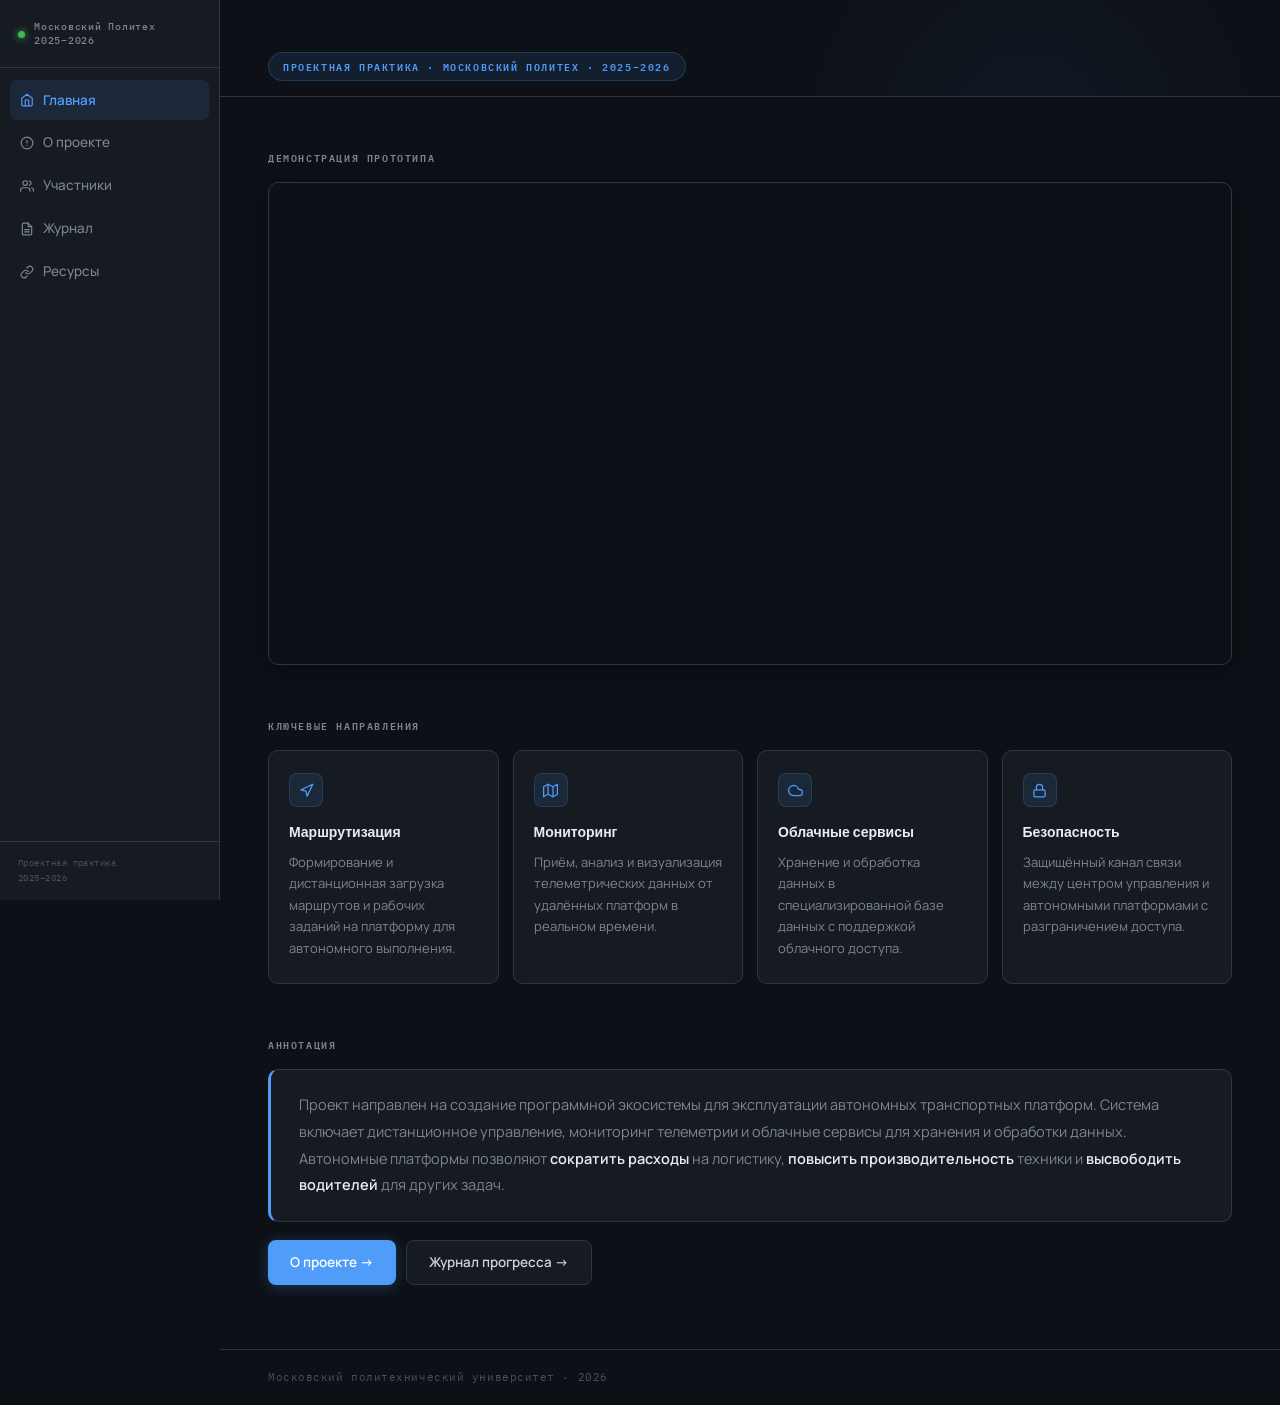
<file: site/index.html>
<!DOCTYPE html>
<html lang="ru">
<head>
  <meta charset="UTF-8">
  <meta name="viewport" content="width=device-width, initial-scale=1.0">
  <title>Проектная практика</title>
  <link rel="stylesheet" href="css/style.css">
</head>
<body>
<nav>
  <div class="nav-header">
    <div class="nav-header-dot"></div>
    <div class="nav-header-text">Московский Политех<br>2025–2026</div>
  </div>
  <ul class="nav-links">
    <li><a href="index.html" class="active"><svg xmlns="http://www.w3.org/2000/svg" viewBox="0 0 24 24" fill="none" stroke="currentColor" stroke-width="2" stroke-linecap="round" stroke-linejoin="round"><path d="M3 9l9-7 9 7v11a2 2 0 0 1-2 2H5a2 2 0 0 1-2-2z"/><polyline points="9 22 9 12 15 12 15 22"/></svg>Главная</a></li>
    <li><a href="about.html"><svg xmlns="http://www.w3.org/2000/svg" viewBox="0 0 24 24" fill="none" stroke="currentColor" stroke-width="2" stroke-linecap="round" stroke-linejoin="round"><circle cx="12" cy="12" r="10"/><line x1="12" y1="8" x2="12" y2="12"/><line x1="12" y1="16" x2="12.01" y2="16"/></svg>О проекте</a></li>
    <li><a href="team.html"><svg xmlns="http://www.w3.org/2000/svg" viewBox="0 0 24 24" fill="none" stroke="currentColor" stroke-width="2" stroke-linecap="round" stroke-linejoin="round"><path d="M17 21v-2a4 4 0 0 0-4-4H5a4 4 0 0 0-4 4v2"/><circle cx="9" cy="7" r="4"/><path d="M23 21v-2a4 4 0 0 0-3-3.87"/><path d="M16 3.13a4 4 0 0 1 0 7.75"/></svg>Участники</a></li>
    <li><a href="journal.html"><svg xmlns="http://www.w3.org/2000/svg" viewBox="0 0 24 24" fill="none" stroke="currentColor" stroke-width="2" stroke-linecap="round" stroke-linejoin="round"><path d="M14 2H6a2 2 0 0 0-2 2v16a2 2 0 0 0 2 2h12a2 2 0 0 0 2-2V8z"/><polyline points="14 2 14 8 20 8"/><line x1="16" y1="13" x2="8" y2="13"/><line x1="16" y1="17" x2="8" y2="17"/></svg>Журнал</a></li>
    <li><a href="resources.html"><svg xmlns="http://www.w3.org/2000/svg" viewBox="0 0 24 24" fill="none" stroke="currentColor" stroke-width="2" stroke-linecap="round" stroke-linejoin="round"><path d="M10 13a5 5 0 0 0 7.54.54l3-3a5 5 0 0 0-7.07-7.07l-1.72 1.71"/><path d="M14 11a5 5 0 0 0-7.54-.54l-3 3a5 5 0 0 0 7.07 7.07l1.71-1.71"/></svg>Ресурсы</a></li>
  </ul>
  <div class="nav-footer">Проектная практика<br>2025–2026</div>
</nav>

<div class="page-wrap">
  <section class="hero">
    <div class="inner">
      <div class="hero-badge">Проектная практика · Московский Политех · 2025–2026</div>
      <h1>Система <span>автономного управления</span> транспортными платформами</h1>
      <p>Разработка ПО для дистанционного управления, мониторинга и маршрутизации автономной техники с поддержкой облачных сервисов.</p>
      <div class="hero-meta">
        <div class="meta-tag"><svg xmlns="http://www.w3.org/2000/svg" viewBox="0 0 24 24" fill="none" stroke="currentColor" stroke-width="2" stroke-linecap="round" stroke-linejoin="round"><path d="M20 21v-2a4 4 0 0 0-4-4H8a4 4 0 0 0-4 4v2"/><circle cx="12" cy="7" r="4"/></svg>Куратор: <strong>Панокин Н. В.</strong></div>
        <div class="meta-tag"><svg xmlns="http://www.w3.org/2000/svg" viewBox="0 0 24 24" fill="none" stroke="currentColor" stroke-width="2" stroke-linecap="round" stroke-linejoin="round"><path d="M3 9l9-7 9 7v11a2 2 0 0 1-2 2H5a2 2 0 0 1-2-2z"/><polyline points="9 22 9 12 15 12 15 22"/></svg><strong>Московский Политех</strong></div>
        <a href="https://github.com/1NFERR/webrtc-mospolytech" target="_blank" class="github-link"><svg xmlns="http://www.w3.org/2000/svg" viewBox="0 0 24 24" fill="currentColor"><path d="M12 0C5.37 0 0 5.37 0 12c0 5.31 3.435 9.795 8.205 11.385.6.105.825-.255.825-.57 0-.285-.015-1.23-.015-2.235-3.015.555-3.795-.735-4.035-1.41-.135-.345-.72-1.41-1.23-1.695-.42-.225-1.02-.78-.015-.795.945-.015 1.62.87 1.845 1.23 1.08 1.815 2.805 1.305 3.495.99.105-.78.42-1.305.765-1.605-2.67-.3-5.46-1.335-5.46-5.925 0-1.305.465-2.385 1.23-3.225-.12-.3-.54-1.53.12-3.18 0 0 1.005-.315 3.3 1.23.96-.27 1.98-.405 3-.405s2.04.135 3 .405c2.295-1.56 3.3-1.23 3.3-1.23.66 1.65.24 2.88.12 3.18.765.84 1.23 1.905 1.23 3.225 0 4.605-2.805 5.625-5.475 5.925.435.375.81 1.095.81 2.22 0 1.605-.015 2.895-.015 3.3 0 .315.225.69.825.57A12.02 12.02 0 0 0 24 12c0-6.63-5.37-12-12-12z"/></svg>GitHub</a>
      </div>
    </div>
  </section>

  <div class="content-body">
    <div class="inner">
      <div class="section-label">Демонстрация прототипа</div>
      <div class="video-wrap"><video src="images/demo.mp4" autoplay loop muted></video></div>
    </div>

    <div class="inner">
      <div class="section-label">Ключевые направления</div>
      <div class="cards">
        <div class="card"><div class="card-icon"><svg xmlns="http://www.w3.org/2000/svg" viewBox="0 0 24 24" fill="none" stroke="currentColor" stroke-width="2" stroke-linecap="round" stroke-linejoin="round"><polygon points="3 11 22 2 13 21 11 13 3 11"/></svg></div><h3>Маршрутизация</h3><p>Формирование и дистанционная загрузка маршрутов и рабочих заданий на платформу для автономного выполнения.</p></div>
        <div class="card"><div class="card-icon"><svg xmlns="http://www.w3.org/2000/svg" viewBox="0 0 24 24" fill="none" stroke="currentColor" stroke-width="2" stroke-linecap="round" stroke-linejoin="round"><path d="M1 6v16l7-4 8 4 7-4V2l-7 4-8-4-7 4z"/><path d="M8 2v16M16 6v16"/></svg></div><h3>Мониторинг</h3><p>Приём, анализ и визуализация телеметрических данных от удалённых платформ в реальном времени.</p></div>
        <div class="card"><div class="card-icon"><svg xmlns="http://www.w3.org/2000/svg" viewBox="0 0 24 24" fill="none" stroke="currentColor" stroke-width="2" stroke-linecap="round" stroke-linejoin="round"><path d="M18 10h-1.26A8 8 0 1 0 9 20h9a5 5 0 0 0 0-10z"/></svg></div><h3>Облачные сервисы</h3><p>Хранение и обработка данных в специализированной базе данных с поддержкой облачного доступа.</p></div>
        <div class="card"><div class="card-icon"><svg xmlns="http://www.w3.org/2000/svg" viewBox="0 0 24 24" fill="none" stroke="currentColor" stroke-width="2" stroke-linecap="round" stroke-linejoin="round"><rect x="3" y="11" width="18" height="11" rx="2" ry="2"/><path d="M7 11V7a5 5 0 0 1 10 0v4"/></svg></div><h3>Безопасность</h3><p>Защищённый канал связи между центром управления и автономными платформами с разграничением доступа.</p></div>
      </div>
    </div>

    <div class="inner">
      <div class="section-label">Аннотация</div>
      <div class="annotation">
        <p>Проект направлен на создание программной экосистемы для эксплуатации автономных транспортных платформ. Система включает дистанционное управление, мониторинг телеметрии и облачные сервисы для хранения и обработки данных. Автономные платформы позволяют <strong>сократить расходы</strong> на логистику, <strong>повысить производительность</strong> техники и <strong>высвободить водителей</strong> для других задач.</p>
      </div>
      <div style="margin-top:18px; display:flex; gap:10px; flex-wrap:wrap;">
        <a href="about.html" class="btn">О проекте →</a>
        <a href="journal.html" class="btn btn-secondary">Журнал прогресса →</a>
      </div>
    </div>
  </div>

  <footer><div class="inner">Московский политехнический университет · 2026</div></footer>
</div>
</body>
</html>
</file>
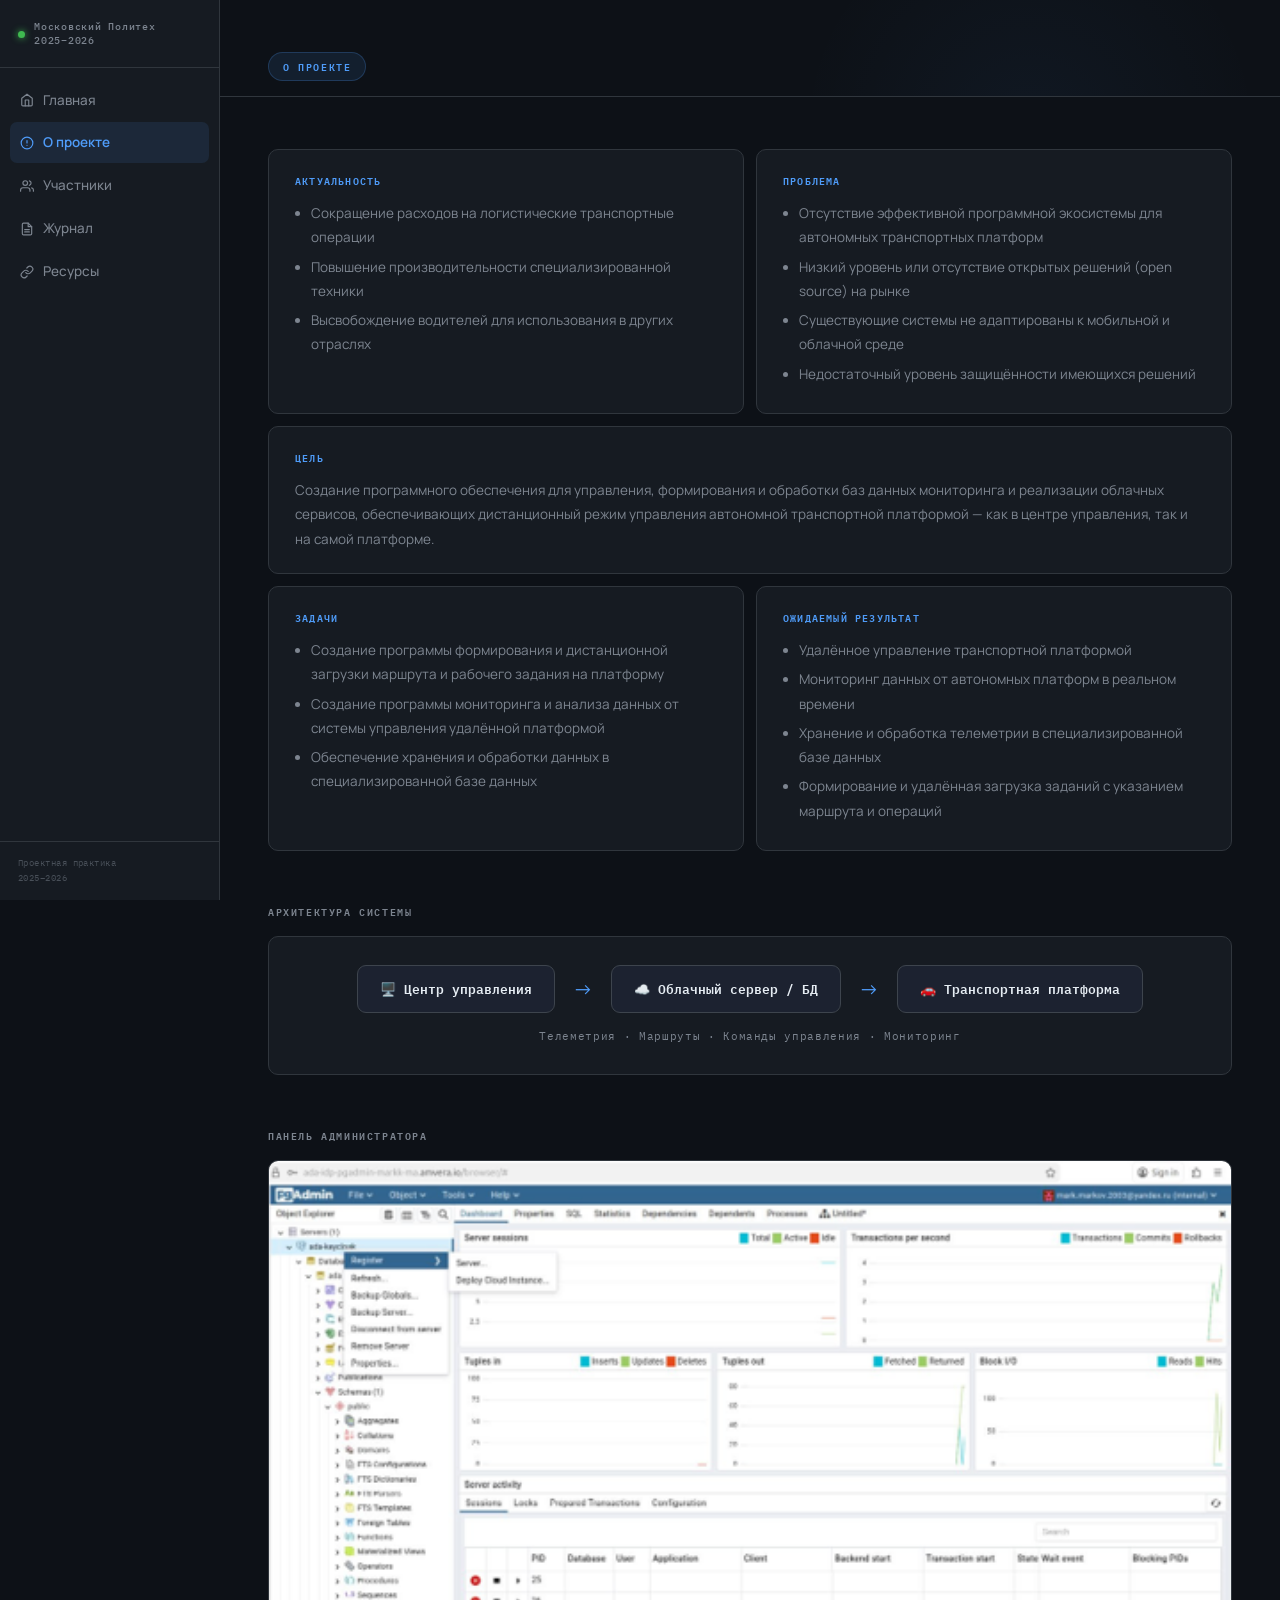
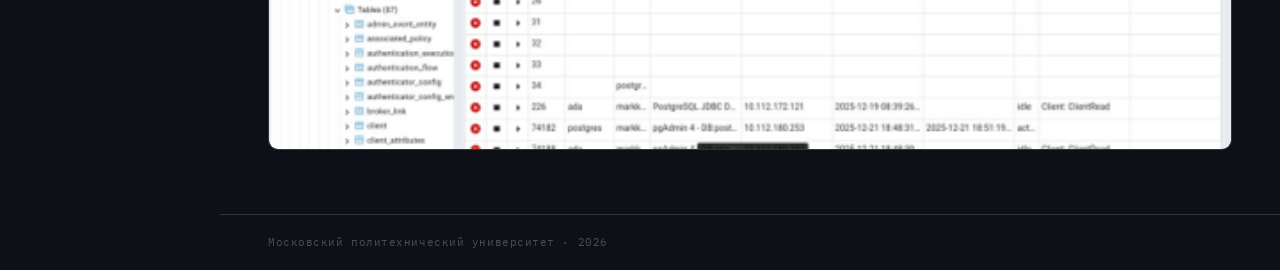
<file: site/about.html>
<!DOCTYPE html>
<html lang="ru">
<head>
  <meta charset="UTF-8">
  <meta name="viewport" content="width=device-width, initial-scale=1.0">
  <title>О проекте</title>
  <link rel="stylesheet" href="css/style.css">
</head>
<body>
<nav>
  <div class="nav-header"><div class="nav-header-dot"></div><div class="nav-header-text">Московский Политех<br>2025–2026</div></div>
  <ul class="nav-links">
    <li><a href="index.html"><svg xmlns="http://www.w3.org/2000/svg" viewBox="0 0 24 24" fill="none" stroke="currentColor" stroke-width="2" stroke-linecap="round" stroke-linejoin="round"><path d="M3 9l9-7 9 7v11a2 2 0 0 1-2 2H5a2 2 0 0 1-2-2z"/><polyline points="9 22 9 12 15 12 15 22"/></svg>Главная</a></li>
    <li><a href="about.html" class="active"><svg xmlns="http://www.w3.org/2000/svg" viewBox="0 0 24 24" fill="none" stroke="currentColor" stroke-width="2" stroke-linecap="round" stroke-linejoin="round"><circle cx="12" cy="12" r="10"/><line x1="12" y1="8" x2="12" y2="12"/><line x1="12" y1="16" x2="12.01" y2="16"/></svg>О проекте</a></li>
    <li><a href="team.html"><svg xmlns="http://www.w3.org/2000/svg" viewBox="0 0 24 24" fill="none" stroke="currentColor" stroke-width="2" stroke-linecap="round" stroke-linejoin="round"><path d="M17 21v-2a4 4 0 0 0-4-4H5a4 4 0 0 0-4 4v2"/><circle cx="9" cy="7" r="4"/><path d="M23 21v-2a4 4 0 0 0-3-3.87"/><path d="M16 3.13a4 4 0 0 1 0 7.75"/></svg>Участники</a></li>
    <li><a href="journal.html"><svg xmlns="http://www.w3.org/2000/svg" viewBox="0 0 24 24" fill="none" stroke="currentColor" stroke-width="2" stroke-linecap="round" stroke-linejoin="round"><path d="M14 2H6a2 2 0 0 0-2 2v16a2 2 0 0 0 2 2h12a2 2 0 0 0 2-2V8z"/><polyline points="14 2 14 8 20 8"/><line x1="16" y1="13" x2="8" y2="13"/><line x1="16" y1="17" x2="8" y2="17"/></svg>Журнал</a></li>
    <li><a href="resources.html"><svg xmlns="http://www.w3.org/2000/svg" viewBox="0 0 24 24" fill="none" stroke="currentColor" stroke-width="2" stroke-linecap="round" stroke-linejoin="round"><path d="M10 13a5 5 0 0 0 7.54.54l3-3a5 5 0 0 0-7.07-7.07l-1.72 1.71"/><path d="M14 11a5 5 0 0 0-7.54-.54l-3 3a5 5 0 0 0 7.07 7.07l1.71-1.71"/></svg>Ресурсы</a></li>
  </ul>
  <div class="nav-footer">Проектная практика<br>2025–2026</div>
</nav>

<div class="page-wrap">
  <section class="hero">
    <div class="inner">
      <div class="hero-badge">О проекте</div>
      <h1>Описание <span>проекта</span></h1>
      <p>Актуальность, проблема, цель, задачи и ожидаемые результаты.</p>
    </div>
  </section>

  <div class="content-body">

    <div class="inner">
      <div class="about-grid">
        <div class="about-block">
          <h3>Актуальность</h3>
          <ul>
            <li>Сокращение расходов на логистические транспортные операции</li>
            <li>Повышение производительности специализированной техники</li>
            <li>Высвобождение водителей для использования в других отраслях</li>
          </ul>
        </div>
        <div class="about-block">
          <h3>Проблема</h3>
          <ul>
            <li>Отсутствие эффективной программной экосистемы для автономных транспортных платформ</li>
            <li>Низкий уровень или отсутствие открытых решений (open source) на рынке</li>
            <li>Существующие системы не адаптированы к мобильной и облачной среде</li>
            <li>Недостаточный уровень защищённости имеющихся решений</li>
          </ul>
        </div>
        <div class="about-block full">
          <h3>Цель</h3>
          <p>Создание программного обеспечения для управления, формирования и обработки баз данных мониторинга и реализации облачных сервисов, обеспечивающих дистанционный режим управления автономной транспортной платформой — как в центре управления, так и на самой платформе.</p>
        </div>
        <div class="about-block">
          <h3>Задачи</h3>
          <ul>
            <li>Создание программы формирования и дистанционной загрузки маршрута и рабочего задания на платформу</li>
            <li>Создание программы мониторинга и анализа данных от системы управления удалённой платформой</li>
            <li>Обеспечение хранения и обработки данных в специализированной базе данных</li>
          </ul>
        </div>
        <div class="about-block">
          <h3>Ожидаемый результат</h3>
          <ul>
            <li>Удалённое управление транспортной платформой</li>
            <li>Мониторинг данных от автономных платформ в реальном времени</li>
            <li>Хранение и обработка телеметрии в специализированной базе данных</li>
            <li>Формирование и удалённая загрузка заданий с указанием маршрута и операций</li>
          </ul>
        </div>
      </div>
    </div>

    <div class="inner">
      <div class="section-label">Архитектура системы</div>
      <div class="arch">
        <div class="arch-row">
          <div class="arch-box">🖥️ Центр управления</div>
          <div class="arch-arrow">→</div>
          <div class="arch-box">☁️ Облачный сервер / БД</div>
          <div class="arch-arrow">→</div>
          <div class="arch-box">🚗 Транспортная платформа</div>
        </div>
        <div class="arch-note">Телеметрия · Маршруты · Команды управления · Мониторинг</div>
      </div>
    </div>

    <div class="inner">
      <div class="section-label">Панель администратора</div>
      <div class="img-block"><img src="images/about-1.png" alt="описание"></div>
    </div>

  </div>

  <footer><div class="inner">Московский политехнический университет · 2026</div></footer>
</div>
</body>
</html>
</file>
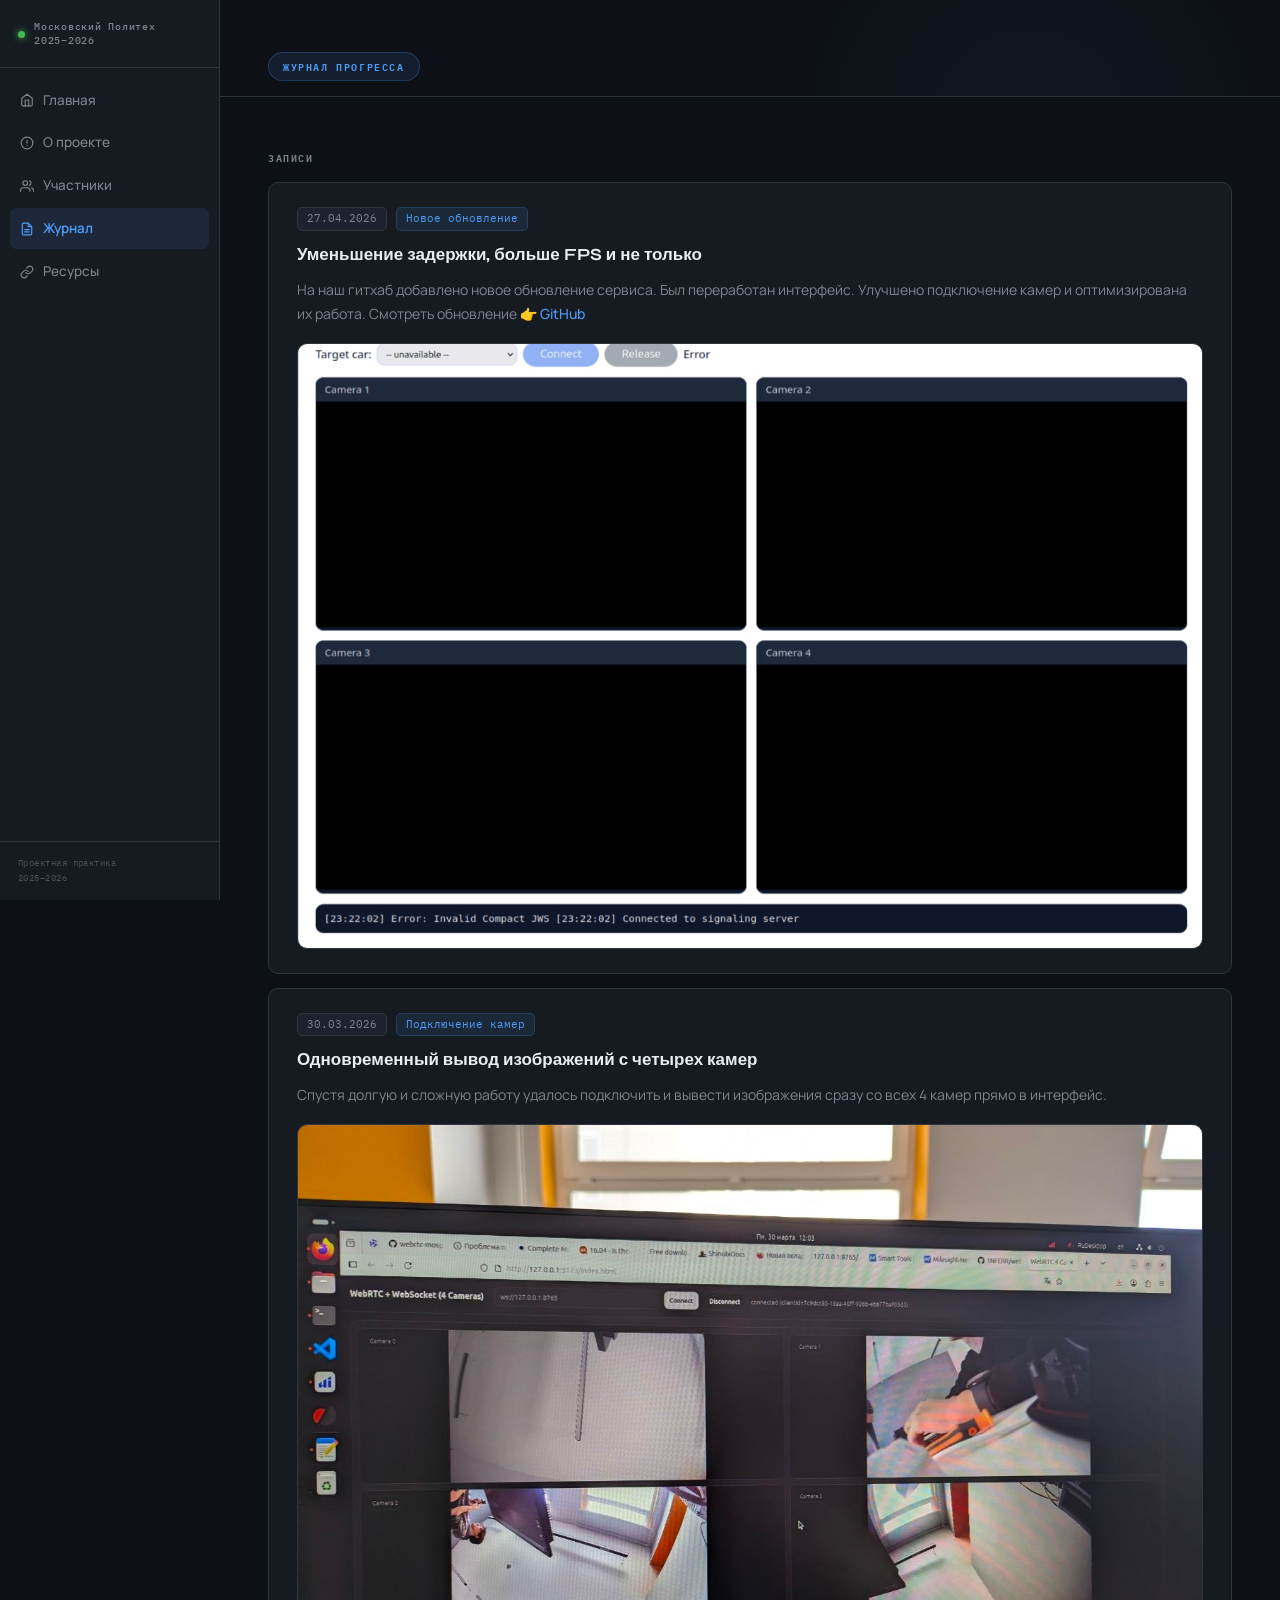
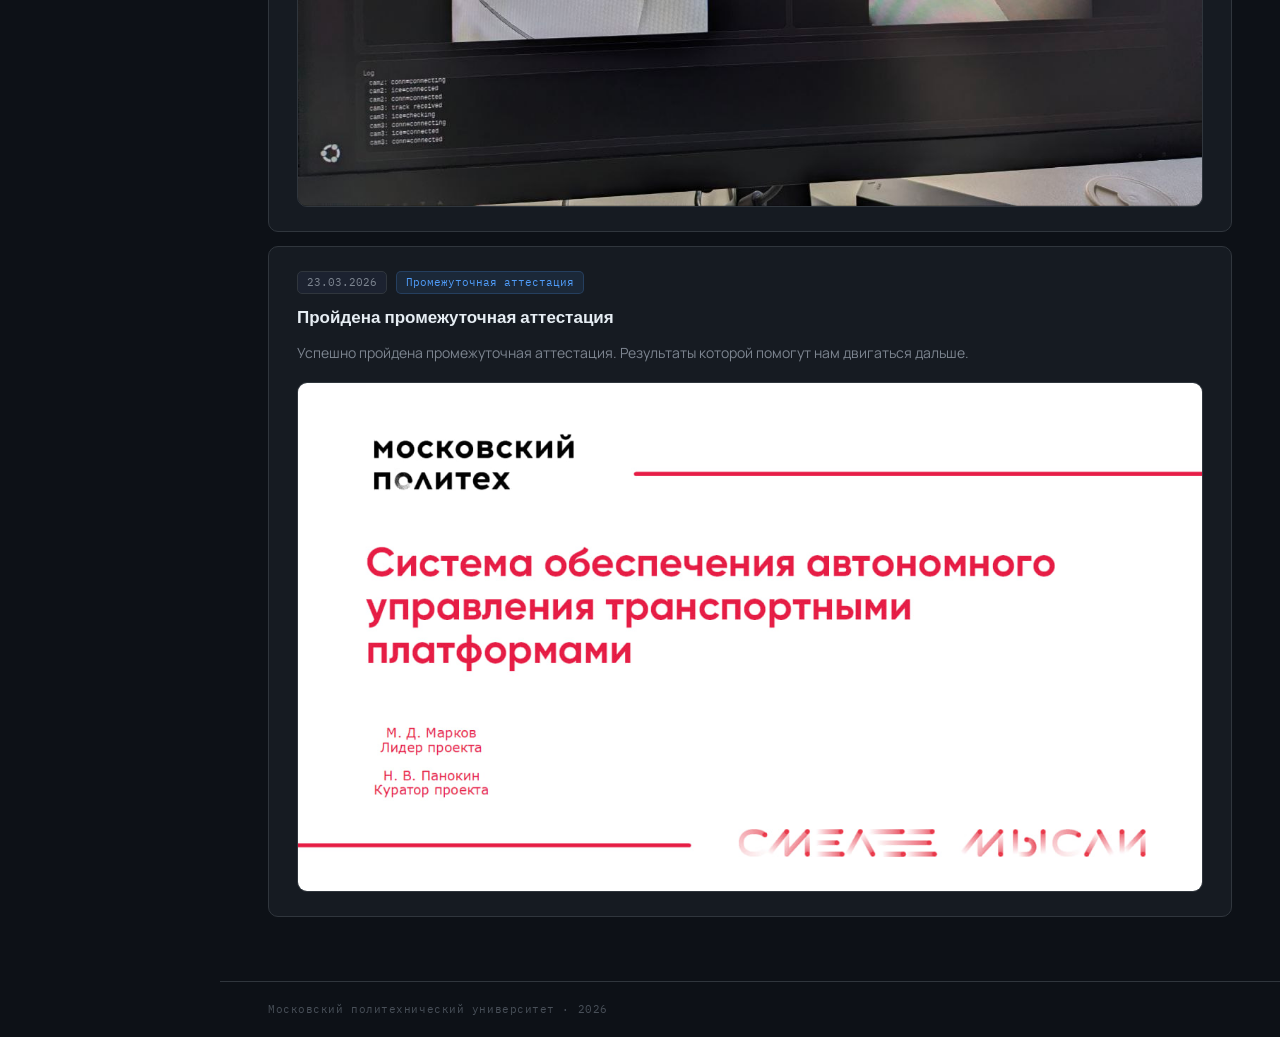
<file: site/journal.html>
<!DOCTYPE html>
<html lang="ru">
<head>
  <meta charset="UTF-8">
  <meta name="viewport" content="width=device-width, initial-scale=1.0">
  <title>Журнал</title>
  <link rel="stylesheet" href="css/style.css">
</head>
<body>
<nav>
  <div class="nav-header"><div class="nav-header-dot"></div><div class="nav-header-text">Московский Политех<br>2025–2026</div></div>
  <ul class="nav-links">
    <li><a href="index.html"><svg xmlns="http://www.w3.org/2000/svg" viewBox="0 0 24 24" fill="none" stroke="currentColor" stroke-width="2" stroke-linecap="round" stroke-linejoin="round"><path d="M3 9l9-7 9 7v11a2 2 0 0 1-2 2H5a2 2 0 0 1-2-2z"/><polyline points="9 22 9 12 15 12 15 22"/></svg>Главная</a></li>
    <li><a href="about.html"><svg xmlns="http://www.w3.org/2000/svg" viewBox="0 0 24 24" fill="none" stroke="currentColor" stroke-width="2" stroke-linecap="round" stroke-linejoin="round"><circle cx="12" cy="12" r="10"/><line x1="12" y1="8" x2="12" y2="12"/><line x1="12" y1="16" x2="12.01" y2="16"/></svg>О проекте</a></li>
    <li><a href="team.html"><svg xmlns="http://www.w3.org/2000/svg" viewBox="0 0 24 24" fill="none" stroke="currentColor" stroke-width="2" stroke-linecap="round" stroke-linejoin="round"><path d="M17 21v-2a4 4 0 0 0-4-4H5a4 4 0 0 0-4 4v2"/><circle cx="9" cy="7" r="4"/><path d="M23 21v-2a4 4 0 0 0-3-3.87"/><path d="M16 3.13a4 4 0 0 1 0 7.75"/></svg>Участники</a></li>
    <li><a href="journal.html" class="active"><svg xmlns="http://www.w3.org/2000/svg" viewBox="0 0 24 24" fill="none" stroke="currentColor" stroke-width="2" stroke-linecap="round" stroke-linejoin="round"><path d="M14 2H6a2 2 0 0 0-2 2v16a2 2 0 0 0 2 2h12a2 2 0 0 0 2-2V8z"/><polyline points="14 2 14 8 20 8"/><line x1="16" y1="13" x2="8" y2="13"/><line x1="16" y1="17" x2="8" y2="17"/></svg>Журнал</a></li>
    <li><a href="resources.html"><svg xmlns="http://www.w3.org/2000/svg" viewBox="0 0 24 24" fill="none" stroke="currentColor" stroke-width="2" stroke-linecap="round" stroke-linejoin="round"><path d="M10 13a5 5 0 0 0 7.54.54l3-3a5 5 0 0 0-7.07-7.07l-1.72 1.71"/><path d="M14 11a5 5 0 0 0-7.54-.54l-3 3a5 5 0 0 0 7.07 7.07l1.71-1.71"/></svg>Ресурсы</a></li>
  </ul>
  <div class="nav-footer">Проектная практика<br>2025–2026</div>
</nav>

<div class="page-wrap">
  <section class="hero">
    <div class="inner">
      <div class="hero-badge">Журнал прогресса</div>
      <h1>Ход выполнения <span>проекта</span></h1>
      <p>Новости и записи о прогрессе работы по проектной деятельности.</p>
    </div>
  </section>

  <div class="content-body">
    <div class="inner">
      <div class="section-label">Записи</div>
      <div class="journal-list">
        <article class="journal-entry">
          <div class="entry-header">
            <div class="entry-date">27.04.2026</div>
            <div class="entry-tag">Новое обновление</div>
          </div>
          <div class="entry-title">Уменьшение задержки, больше FPS и не только</div>
          <div class="entry-body">На наш гитхаб добавлено новое обновление сервиса. Был переработан интерфейс. Улучшено подключение камер и оптимизирована их работа. Смотреть обновление 👉 <a href="https://github.com/1NFERR/webrtc-mospolytech">GitHub</a></div>
          <div class="entry-img"><img src="images/journal-1.jpg" alt="описание"></div>
        </article>
        <article class="journal-entry">
          <div class="entry-header">
            <div class="entry-date">30.03.2026</div>
            <div class="entry-tag">Подключение камер</div>
          </div>
          <div class="entry-title">Одновременный вывод изображений с четырех камер</div>
          <div class="entry-body">Спустя долгую и сложную работу удалось подключить и вывести изображения сразу со всех 4 камер прямо в интерфейс.</div>
          <div class="entry-img"><img src="images/journal-2.jpg" alt="описание"></div>
        </article>
        <article class="journal-entry">
          <div class="entry-header">
            <div class="entry-date">23.03.2026</div>
            <div class="entry-tag">Промежуточная аттестация</div>
          </div>
          <div class="entry-title">Пройдена промежуточная аттестация</div>
          <div class="entry-body">Успешно пройдена промежуточная аттестация. Результаты которой помогут нам двигаться дальше.</div>
          <div class="entry-img"><img src="images/journal-3.jpg" alt="описание"></div>
        </article>
      </div>
    </div>
  </div>

  <footer><div class="inner">Московский политехнический университет · 2026</div></footer>
</div>
</body>
</html>
</file>
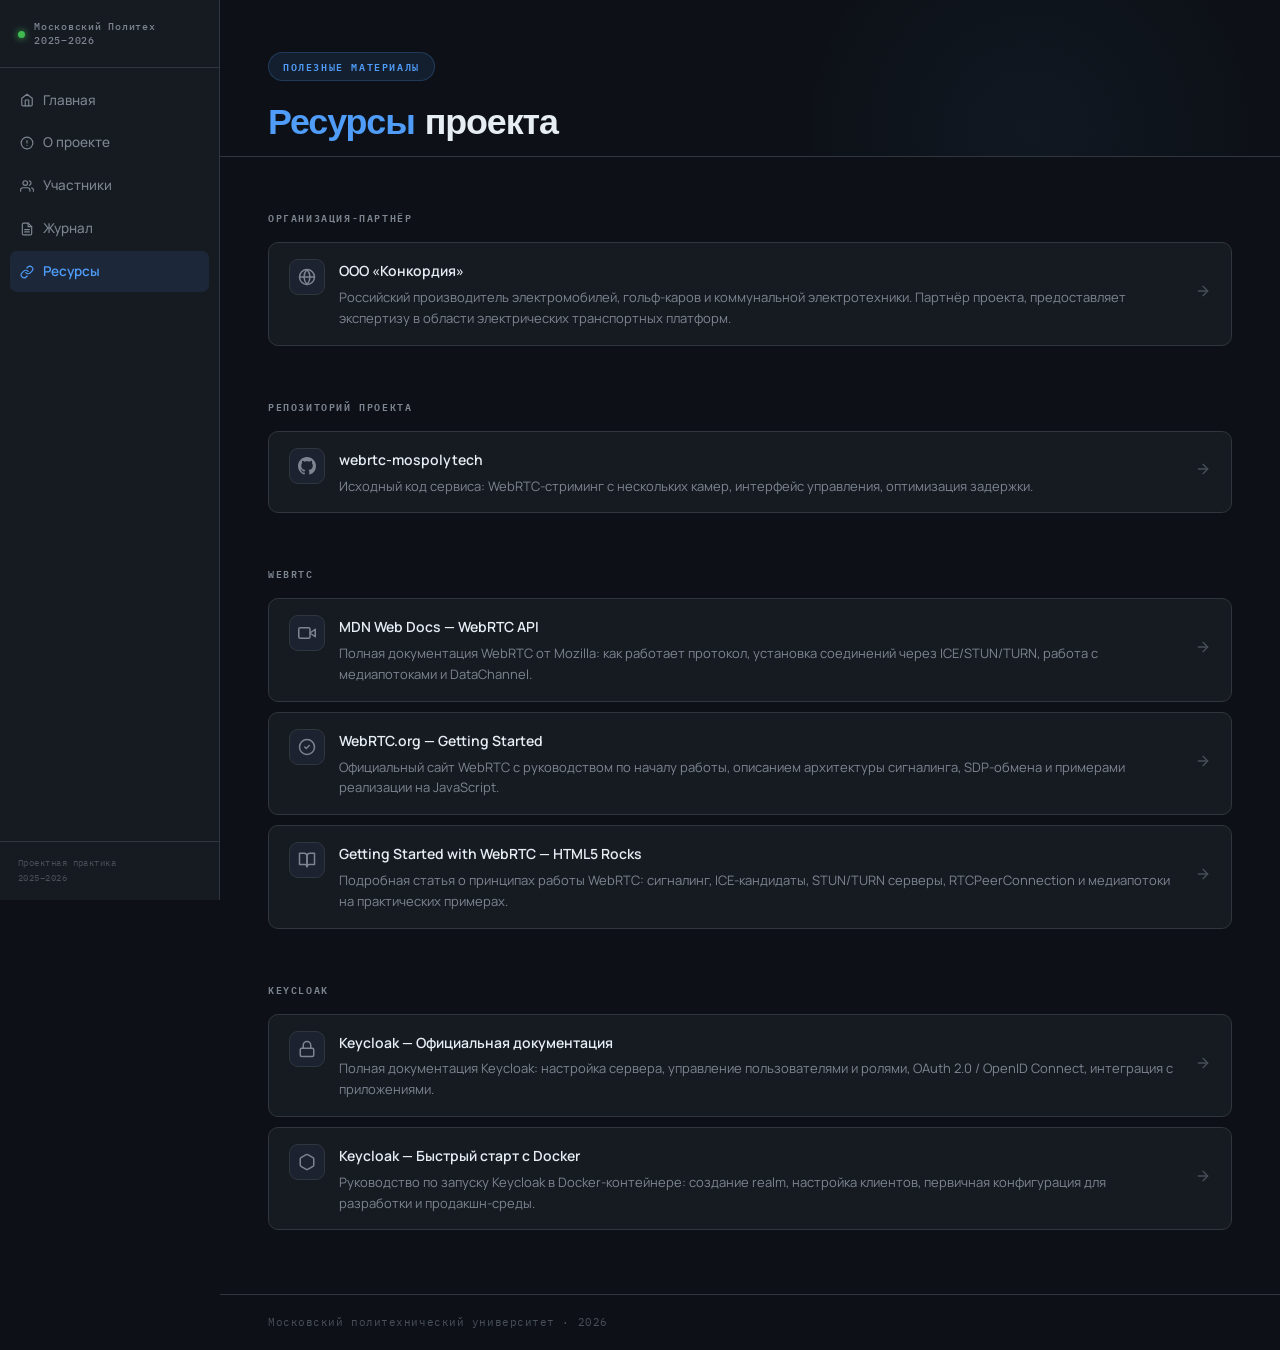
<file: site/resources.html>
<!DOCTYPE html>
<html lang="ru">
<head>
  <meta charset="UTF-8">
  <meta name="viewport" content="width=device-width, initial-scale=1.0">
  <title>Ресурсы</title>
  <link rel="stylesheet" href="css/style.css">
</head>
<body>
<nav>
  <div class="nav-header"><div class="nav-header-dot"></div><div class="nav-header-text">Московский Политех<br>2025–2026</div></div>
  <ul class="nav-links">
    <li><a href="index.html"><svg xmlns="http://www.w3.org/2000/svg" viewBox="0 0 24 24" fill="none" stroke="currentColor" stroke-width="2" stroke-linecap="round" stroke-linejoin="round"><path d="M3 9l9-7 9 7v11a2 2 0 0 1-2 2H5a2 2 0 0 1-2-2z"/><polyline points="9 22 9 12 15 12 15 22"/></svg>Главная</a></li>
    <li><a href="about.html"><svg xmlns="http://www.w3.org/2000/svg" viewBox="0 0 24 24" fill="none" stroke="currentColor" stroke-width="2" stroke-linecap="round" stroke-linejoin="round"><circle cx="12" cy="12" r="10"/><line x1="12" y1="8" x2="12" y2="12"/><line x1="12" y1="16" x2="12.01" y2="16"/></svg>О проекте</a></li>
    <li><a href="team.html"><svg xmlns="http://www.w3.org/2000/svg" viewBox="0 0 24 24" fill="none" stroke="currentColor" stroke-width="2" stroke-linecap="round" stroke-linejoin="round"><path d="M17 21v-2a4 4 0 0 0-4-4H5a4 4 0 0 0-4 4v2"/><circle cx="9" cy="7" r="4"/><path d="M23 21v-2a4 4 0 0 0-3-3.87"/><path d="M16 3.13a4 4 0 0 1 0 7.75"/></svg>Участники</a></li>
    <li><a href="journal.html"><svg xmlns="http://www.w3.org/2000/svg" viewBox="0 0 24 24" fill="none" stroke="currentColor" stroke-width="2" stroke-linecap="round" stroke-linejoin="round"><path d="M14 2H6a2 2 0 0 0-2 2v16a2 2 0 0 0 2 2h12a2 2 0 0 0 2-2V8z"/><polyline points="14 2 14 8 20 8"/><line x1="16" y1="13" x2="8" y2="13"/><line x1="16" y1="17" x2="8" y2="17"/></svg>Журнал</a></li>
    <li><a href="resources.html" class="active"><svg xmlns="http://www.w3.org/2000/svg" viewBox="0 0 24 24" fill="none" stroke="currentColor" stroke-width="2" stroke-linecap="round" stroke-linejoin="round"><path d="M10 13a5 5 0 0 0 7.54.54l3-3a5 5 0 0 0-7.07-7.07l-1.72 1.71"/><path d="M14 11a5 5 0 0 0-7.54-.54l-3 3a5 5 0 0 0 7.07 7.07l1.71-1.71"/></svg>Ресурсы</a></li>
  </ul>
  <div class="nav-footer">Проектная практика<br>2025–2026</div>
</nav>

<div class="page-wrap">
  <section class="hero">
    <div class="inner">
      <div class="hero-badge">Полезные материалы</div>
      <h1><span>Ресурсы</span> проекта</h1>
      <p>Ссылки на организацию-партнёра, статьи и документация по ключевым технологиям проекта.</p>
    </div>
  </section>

  <div class="content-body">

    <div class="inner">
      <div class="section-label">Организация-партнёр</div>
      <div class="resource-list">
        <a href="http://www.concordiya.org" target="_blank" class="resource-card">
          <div class="resource-card-icon"><svg xmlns="http://www.w3.org/2000/svg" width="18" height="18" viewBox="0 0 24 24" fill="none" stroke="currentColor" stroke-width="2" stroke-linecap="round" stroke-linejoin="round"><circle cx="12" cy="12" r="10"/><line x1="2" y1="12" x2="22" y2="12"/><path d="M12 2a15.3 15.3 0 0 1 4 10 15.3 15.3 0 0 1-4 10 15.3 15.3 0 0 1-4-10 15.3 15.3 0 0 1 4-10z"/></svg></div>
          <div class="resource-card-body"><div class="resource-card-title">ООО «Конкордия»</div><div class="resource-card-desc">Российский производитель электромобилей, гольф-каров и коммунальной электротехники. Партнёр проекта, предоставляет экспертизу в области электрических транспортных платформ.</div></div>
          <div class="resource-arrow"><svg xmlns="http://www.w3.org/2000/svg" width="16" height="16" viewBox="0 0 24 24" fill="none" stroke="currentColor" stroke-width="2" stroke-linecap="round" stroke-linejoin="round"><line x1="5" y1="12" x2="19" y2="12"/><polyline points="12 5 19 12 12 19"/></svg></div>
        </a>
      </div>
    </div>

    <div class="inner">
      <div class="section-label">Репозиторий проекта</div>
      <div class="resource-list">
        <a href="https://github.com/1NFERR/webrtc-mospolytech" target="_blank" class="resource-card">
          <div class="resource-card-icon"><svg xmlns="http://www.w3.org/2000/svg" width="18" height="18" viewBox="0 0 24 24" fill="currentColor"><path d="M12 0C5.37 0 0 5.37 0 12c0 5.31 3.435 9.795 8.205 11.385.6.105.825-.255.825-.57 0-.285-.015-1.23-.015-2.235-3.015.555-3.795-.735-4.035-1.41-.135-.345-.72-1.41-1.23-1.695-.42-.225-1.02-.78-.015-.795.945-.015 1.62.87 1.845 1.23 1.08 1.815 2.805 1.305 3.495.99.105-.78.42-1.305.765-1.605-2.67-.3-5.46-1.335-5.46-5.925 0-1.305.465-2.385 1.23-3.225-.12-.3-.54-1.53.12-3.18 0 0 1.005-.315 3.3 1.23.96-.27 1.98-.405 3-.405s2.04.135 3 .405c2.295-1.56 3.3-1.23 3.3-1.23.66 1.65.24 2.88.12 3.18.765.84 1.23 1.905 1.23 3.225 0 4.605-2.805 5.625-5.475 5.925.435.375.81 1.095.81 2.22 0 1.605-.015 2.895-.015 3.3 0 .315.225.69.825.57A12.02 12.02 0 0 0 24 12c0-6.63-5.37-12-12-12z"/></svg></div>
          <div class="resource-card-body"><div class="resource-card-title">webrtc-mospolytech</div><div class="resource-card-desc">Исходный код сервиса: WebRTC-стриминг с нескольких камер, интерфейс управления, оптимизация задержки.</div></div>
          <div class="resource-arrow"><svg xmlns="http://www.w3.org/2000/svg" width="16" height="16" viewBox="0 0 24 24" fill="none" stroke="currentColor" stroke-width="2" stroke-linecap="round" stroke-linejoin="round"><line x1="5" y1="12" x2="19" y2="12"/><polyline points="12 5 19 12 12 19"/></svg></div>
        </a>
      </div>
    </div>

    <div class="inner">
      <div class="section-label">WebRTC</div>
      <div class="resource-list">
        <a href="https://developer.mozilla.org/ru/docs/Web/API/WebRTC_API" target="_blank" class="resource-card">
          <div class="resource-card-icon"><svg xmlns="http://www.w3.org/2000/svg" width="18" height="18" viewBox="0 0 24 24" fill="none" stroke="currentColor" stroke-width="2" stroke-linecap="round" stroke-linejoin="round"><polygon points="23 7 16 12 23 17 23 7"/><rect x="1" y="5" width="15" height="14" rx="2" ry="2"/></svg></div>
          <div class="resource-card-body"><div class="resource-card-title">MDN Web Docs — WebRTC API</div><div class="resource-card-desc">Полная документация WebRTC от Mozilla: как работает протокол, установка соединений через ICE/STUN/TURN, работа с медиапотоками и DataChannel.</div></div>
          <div class="resource-arrow"><svg xmlns="http://www.w3.org/2000/svg" width="16" height="16" viewBox="0 0 24 24" fill="none" stroke="currentColor" stroke-width="2" stroke-linecap="round" stroke-linejoin="round"><line x1="5" y1="12" x2="19" y2="12"/><polyline points="12 5 19 12 12 19"/></svg></div>
        </a>
        <a href="https://webrtc.org/getting-started/overview" target="_blank" class="resource-card">
          <div class="resource-card-icon"><svg xmlns="http://www.w3.org/2000/svg" width="18" height="18" viewBox="0 0 24 24" fill="none" stroke="currentColor" stroke-width="2" stroke-linecap="round" stroke-linejoin="round"><circle cx="12" cy="12" r="10"/><path d="m9 12 2 2 4-4"/></svg></div>
          <div class="resource-card-body"><div class="resource-card-title">WebRTC.org — Getting Started</div><div class="resource-card-desc">Официальный сайт WebRTC с руководством по началу работы, описанием архитектуры сигналинга, SDP-обмена и примерами реализации на JavaScript.</div></div>
          <div class="resource-arrow"><svg xmlns="http://www.w3.org/2000/svg" width="16" height="16" viewBox="0 0 24 24" fill="none" stroke="currentColor" stroke-width="2" stroke-linecap="round" stroke-linejoin="round"><line x1="5" y1="12" x2="19" y2="12"/><polyline points="12 5 19 12 12 19"/></svg></div>
        </a>
        <a href="https://www.html5rocks.com/en/tutorials/webrtc/basics/" target="_blank" class="resource-card">
          <div class="resource-card-icon"><svg xmlns="http://www.w3.org/2000/svg" width="18" height="18" viewBox="0 0 24 24" fill="none" stroke="currentColor" stroke-width="2" stroke-linecap="round" stroke-linejoin="round"><path d="M2 3h6a4 4 0 0 1 4 4v14a3 3 0 0 0-3-3H2z"/><path d="M22 3h-6a4 4 0 0 0-4 4v14a3 3 0 0 1 3-3h7z"/></svg></div>
          <div class="resource-card-body"><div class="resource-card-title">Getting Started with WebRTC — HTML5 Rocks</div><div class="resource-card-desc">Подробная статья о принципах работы WebRTC: сигналинг, ICE-кандидаты, STUN/TURN серверы, RTCPeerConnection и медиапотоки на практических примерах.</div></div>
          <div class="resource-arrow"><svg xmlns="http://www.w3.org/2000/svg" width="16" height="16" viewBox="0 0 24 24" fill="none" stroke="currentColor" stroke-width="2" stroke-linecap="round" stroke-linejoin="round"><line x1="5" y1="12" x2="19" y2="12"/><polyline points="12 5 19 12 12 19"/></svg></div>
        </a>
      </div>
    </div>

    <div class="inner">
      <div class="section-label">Keycloak</div>
      <div class="resource-list">
        <a href="https://www.keycloak.org/documentation" target="_blank" class="resource-card">
          <div class="resource-card-icon"><svg xmlns="http://www.w3.org/2000/svg" width="18" height="18" viewBox="0 0 24 24" fill="none" stroke="currentColor" stroke-width="2" stroke-linecap="round" stroke-linejoin="round"><rect x="3" y="11" width="18" height="11" rx="2" ry="2"/><path d="M7 11V7a5 5 0 0 1 10 0v4"/></svg></div>
          <div class="resource-card-body"><div class="resource-card-title">Keycloak — Официальная документация</div><div class="resource-card-desc">Полная документация Keycloak: настройка сервера, управление пользователями и ролями, OAuth 2.0 / OpenID Connect, интеграция с приложениями.</div></div>
          <div class="resource-arrow"><svg xmlns="http://www.w3.org/2000/svg" width="16" height="16" viewBox="0 0 24 24" fill="none" stroke="currentColor" stroke-width="2" stroke-linecap="round" stroke-linejoin="round"><line x1="5" y1="12" x2="19" y2="12"/><polyline points="12 5 19 12 12 19"/></svg></div>
        </a>
        <a href="https://www.keycloak.org/getting-started/getting-started-docker" target="_blank" class="resource-card">
          <div class="resource-card-icon"><svg xmlns="http://www.w3.org/2000/svg" width="18" height="18" viewBox="0 0 24 24" fill="none" stroke="currentColor" stroke-width="2" stroke-linecap="round" stroke-linejoin="round"><path d="M21 16V8a2 2 0 0 0-1-1.73l-7-4a2 2 0 0 0-2 0l-7 4A2 2 0 0 0 3 8v8a2 2 0 0 0 1 1.73l7 4a2 2 0 0 0 2 0l7-4A2 2 0 0 0 21 16z"/></svg></div>
          <div class="resource-card-body"><div class="resource-card-title">Keycloak — Быстрый старт с Docker</div><div class="resource-card-desc">Руководство по запуску Keycloak в Docker-контейнере: создание realm, настройка клиентов, первичная конфигурация для разработки и продакшн-среды.</div></div>
          <div class="resource-arrow"><svg xmlns="http://www.w3.org/2000/svg" width="16" height="16" viewBox="0 0 24 24" fill="none" stroke="currentColor" stroke-width="2" stroke-linecap="round" stroke-linejoin="round"><line x1="5" y1="12" x2="19" y2="12"/><polyline points="12 5 19 12 12 19"/></svg></div>
        </a>
      </div>
    </div>

  </div>

  <footer><div class="inner">Московский политехнический университет · 2026</div></footer>
</div>
</body>
</html>
</file>
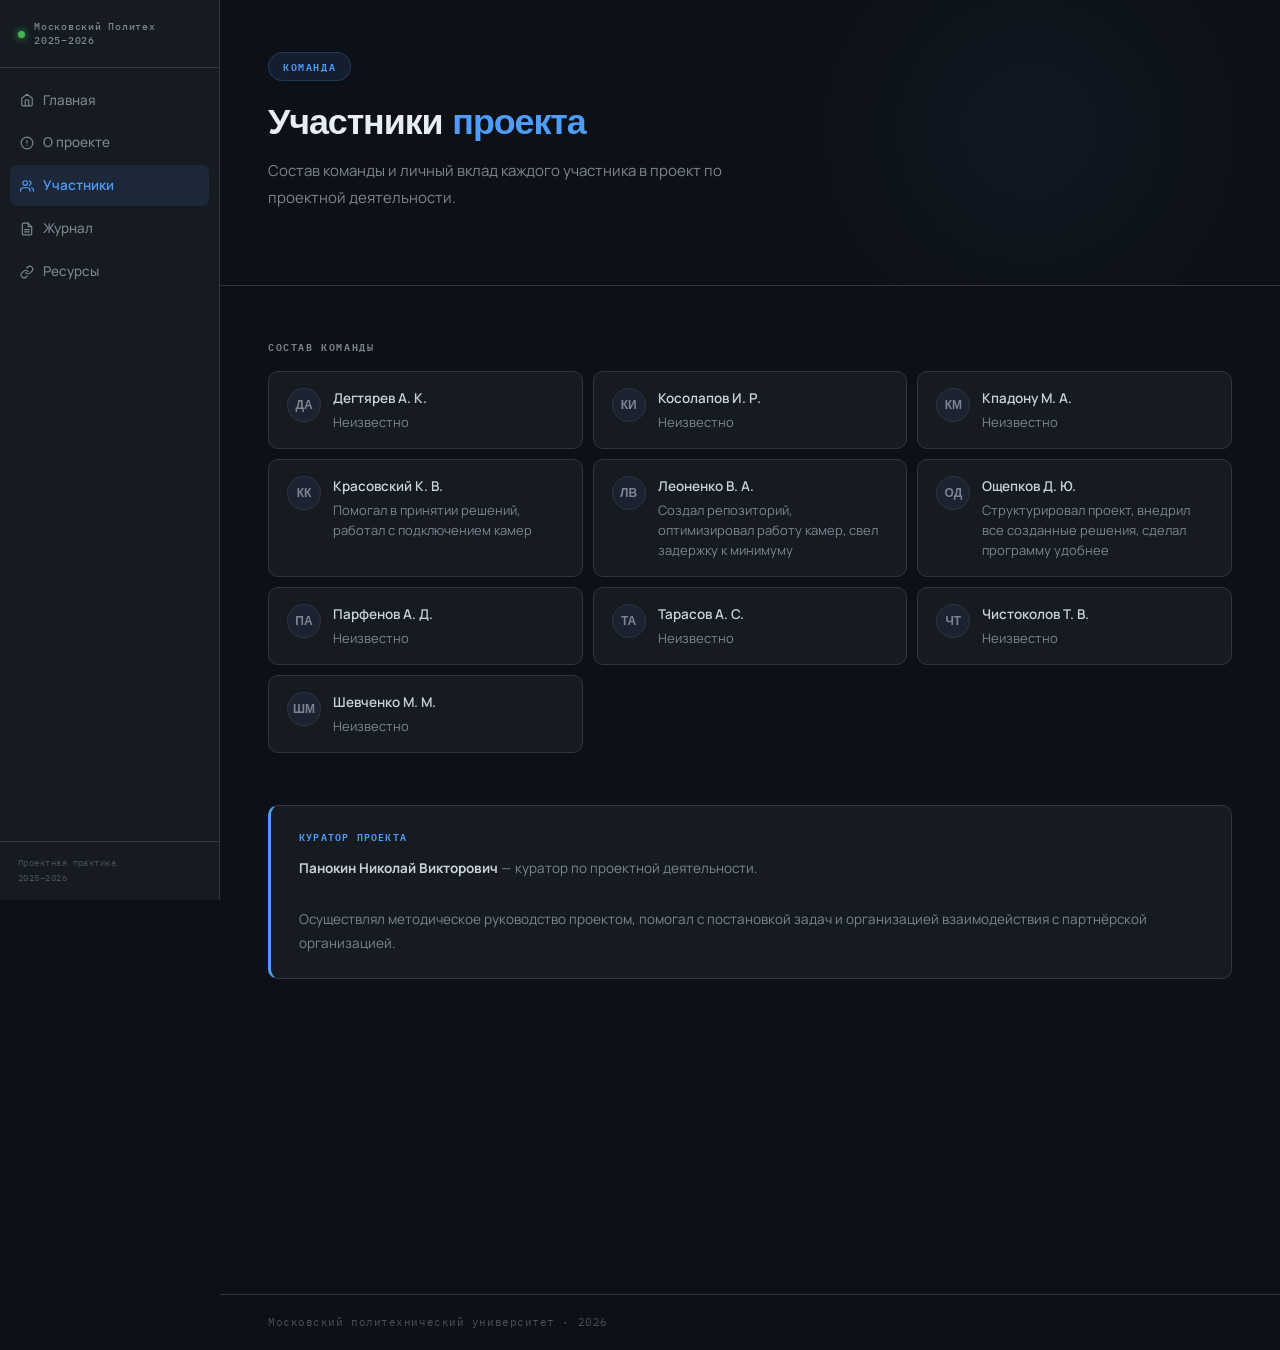
<file: site/team.html>
<!DOCTYPE html>
<html lang="ru">
<head>
  <meta charset="UTF-8">
  <meta name="viewport" content="width=device-width, initial-scale=1.0">
  <title>Участники</title>
  <link rel="stylesheet" href="css/style.css">
</head>
<body>
<nav>
  <div class="nav-header"><div class="nav-header-dot"></div><div class="nav-header-text">Московский Политех<br>2025–2026</div></div>
  <ul class="nav-links">
    <li><a href="index.html"><svg xmlns="http://www.w3.org/2000/svg" viewBox="0 0 24 24" fill="none" stroke="currentColor" stroke-width="2" stroke-linecap="round" stroke-linejoin="round"><path d="M3 9l9-7 9 7v11a2 2 0 0 1-2 2H5a2 2 0 0 1-2-2z"/><polyline points="9 22 9 12 15 12 15 22"/></svg>Главная</a></li>
    <li><a href="about.html"><svg xmlns="http://www.w3.org/2000/svg" viewBox="0 0 24 24" fill="none" stroke="currentColor" stroke-width="2" stroke-linecap="round" stroke-linejoin="round"><circle cx="12" cy="12" r="10"/><line x1="12" y1="8" x2="12" y2="12"/><line x1="12" y1="16" x2="12.01" y2="16"/></svg>О проекте</a></li>
    <li><a href="team.html" class="active"><svg xmlns="http://www.w3.org/2000/svg" viewBox="0 0 24 24" fill="none" stroke="currentColor" stroke-width="2" stroke-linecap="round" stroke-linejoin="round"><path d="M17 21v-2a4 4 0 0 0-4-4H5a4 4 0 0 0-4 4v2"/><circle cx="9" cy="7" r="4"/><path d="M23 21v-2a4 4 0 0 0-3-3.87"/><path d="M16 3.13a4 4 0 0 1 0 7.75"/></svg>Участники</a></li>
    <li><a href="journal.html"><svg xmlns="http://www.w3.org/2000/svg" viewBox="0 0 24 24" fill="none" stroke="currentColor" stroke-width="2" stroke-linecap="round" stroke-linejoin="round"><path d="M14 2H6a2 2 0 0 0-2 2v16a2 2 0 0 0 2 2h12a2 2 0 0 0 2-2V8z"/><polyline points="14 2 14 8 20 8"/><line x1="16" y1="13" x2="8" y2="13"/><line x1="16" y1="17" x2="8" y2="17"/></svg>Журнал</a></li>
    <li><a href="resources.html"><svg xmlns="http://www.w3.org/2000/svg" viewBox="0 0 24 24" fill="none" stroke="currentColor" stroke-width="2" stroke-linecap="round" stroke-linejoin="round"><path d="M10 13a5 5 0 0 0 7.54.54l3-3a5 5 0 0 0-7.07-7.07l-1.72 1.71"/><path d="M14 11a5 5 0 0 0-7.54-.54l-3 3a5 5 0 0 0 7.07 7.07l1.71-1.71"/></svg>Ресурсы</a></li>
  </ul>
  <div class="nav-footer">Проектная практика<br>2025–2026</div>
</nav>

<div class="page-wrap">
  <section class="hero">
    <div class="inner">
      <div class="hero-badge">Команда</div>
      <h1>Участники <span>проекта</span></h1>
      <p>Состав команды и личный вклад каждого участника в проект по проектной деятельности.</p>
    </div>
  </section>

  <div class="content-body">
    <div class="inner">
      <div class="section-label">Состав команды</div>
      <div class="team-grid">
        <div class="member-slot"><div class="member-avatar">ДА</div><div><strong>Дегтярев А. К.</strong>Неизвестно</div></div>
        <div class="member-slot"><div class="member-avatar">КИ</div><div><strong>Косолапов И. Р.</strong>Неизвестно</div></div>
        <div class="member-slot"><div class="member-avatar">КМ</div><div><strong>Кпадону М. А.</strong>Неизвестно</div></div>
        <div class="member-slot"><div class="member-avatar">КК</div><div><strong>Красовский К. В.</strong>Помогал в принятии решений, работал с подключением камер</div></div>
        <div class="member-slot"><div class="member-avatar">ЛВ</div><div><strong>Леоненко В. А.</strong>Создал репозиторий, оптимизировал работу камер, свел задержку к минимуму</div></div>
        <div class="member-slot"><div class="member-avatar">ОД</div><div><strong>Ощепков Д. Ю.</strong>Структурировал проект, внедрил все созданные решения, сделал программу удобнее</div></div>
        <div class="member-slot"><div class="member-avatar">ПА</div><div><strong>Парфенов А. Д.</strong>Неизвестно</div></div>
        <div class="member-slot"><div class="member-avatar">ТА</div><div><strong>Тарасов А. С.</strong>Неизвестно</div></div>
        <div class="member-slot"><div class="member-avatar">ЧТ</div><div><strong>Чистоколов Т. В.</strong>Неизвестно</div></div>
        <div class="member-slot"><div class="member-avatar">ШМ</div><div><strong>Шевченко М. М.</strong>Неизвестно</div></div>
      </div>
    </div>

    <div class="inner">
      <div class="curator-block">
        <h3>Куратор проекта</h3>
        <p><strong>Панокин Николай Викторович</strong> — куратор по проектной деятельности.</p>
        <br>
        <p>Осуществлял методическое руководство проектом, помогал с постановкой задач и организацией взаимодействия с партнёрской организацией.</p>
      </div>
    </div>
  </div>

  <footer><div class="inner">Московский политехнический университет · 2026</div></footer>
</div>
</body>
</html>
</file>
<file: site/css/style.css>
@import url('https://fonts.googleapis.com/css2?family=Syne:wght@400;500;600;700;800&family=IBM+Plex+Mono:wght@400;500;600&family=Manrope:wght@300;400;500;600;700&display=swap');

*, *::before, *::after { margin: 0; padding: 0; box-sizing: border-box; }

:root {
  --bg:         #0d1117;
  --bg2:        #161b22;
  --bg3:        #1c2230;
  --bg4:        #21262d;
  --border:     #30363d;
  --border2:    #3d444d;
  --accent:     #4f9cf9;
  --accent-dim: rgba(79,156,249,0.10);
  --text:       #e6edf3;
  --text2:      #c9d1d9;
  --muted:      #7d8590;
  --muted2:     #484f58;
  --green:      #3fb950;
  --radius:     10px;
  --shadow:     0 4px 24px rgba(0,0,0,0.45);
  --nav-w:      220px;
  --content-max: 1100px;
}

html, body { height: 100%; }

body {
  font-family: 'Manrope', sans-serif;
  background: var(--bg);
  color: var(--text2);
  line-height: 1.7;
  display: flex;
  min-height: 100vh;
}

nav {
  position: fixed;
  top: 0; left: 0;
  width: var(--nav-w);
  height: 100vh;
  background: var(--bg2);
  border-right: 1px solid var(--border);
  display: flex;
  flex-direction: column;
  z-index: 100;
}

.nav-header {
  padding: 20px 18px 18px;
  border-bottom: 1px solid var(--border);
  display: flex;
  align-items: center;
  gap: 9px;
}
.nav-header-dot {
  width: 7px; height: 7px;
  border-radius: 50%;
  background: var(--green);
  box-shadow: 0 0 7px var(--green);
  flex-shrink: 0;
  animation: blink 2.5s ease-in-out infinite;
}
@keyframes blink { 0%,100%{opacity:1} 50%{opacity:.35} }
.nav-header-text {
  font-family: 'IBM Plex Mono', monospace;
  font-size: 9.5px;
  font-weight: 500;
  letter-spacing: 0.08em;
  color: var(--muted);
  line-height: 1.5;
}

.nav-links {
  list-style: none;
  padding: 12px 10px;
  flex: 1;
  display: flex;
  flex-direction: column;
  gap: 2px;
}
.nav-links a {
  display: flex;
  align-items: center;
  gap: 9px;
  padding: 9px 10px;
  border-radius: 7px;
  font-size: 13.5px;
  font-weight: 500;
  color: var(--muted);
  text-decoration: none;
  transition: color .15s, background .15s;
}
.nav-links a svg { width: 14px; height: 14px; flex-shrink: 0; }
.nav-links a:hover { color: var(--text); background: var(--bg3); }
.nav-links a.active { color: var(--accent); background: var(--accent-dim); font-weight: 600; }

.nav-footer {
  padding: 14px 18px;
  border-top: 1px solid var(--border);
  font-family: 'IBM Plex Mono', monospace;
  font-size: 9px;
  color: var(--muted2);
  line-height: 1.65;
  letter-spacing: 0.05em;
}

.page-wrap {
  margin-left: var(--nav-w);
  flex: 1;
  min-height: 150vh;
  display: flex;
  flex-direction: column;
}

.inner {
  width: 100%;
  max-width: var(--content-max);
  margin: 0 auto;
  padding: 0 48px;
}

.hero {
  border-bottom: 1px solid var(--border);
  padding: 52px 0 44px;
  position: relative;
  overflow: hidden;
}
.hero::after {
  content: '';
  position: absolute;
  top: -120px; right: 0;
  width: 500px; height: 500px;
  border-radius: 50%;
  background: radial-gradient(circle, rgba(79,156,249,0.05) 0%, transparent 65%);
  pointer-events: none;
}

.hero-badge {
  display: inline-block;
  font-family: 'IBM Plex Mono', monospace;
  font-size: 10px;
  font-weight: 600;
  letter-spacing: 0.16em;
  text-transform: uppercase;
  color: var(--accent);
  background: var(--accent-dim);
  border: 1px solid rgba(79,156,249,0.22);
  border-radius: 20px;
  padding: 5px 14px;
  margin-bottom: 22px;
}

.hero h1 {
  font-family: 'Syne', sans-serif;
  font-size: clamp(28px, 2.8vw, 42px);
  font-weight: 800;
  line-height: 1.1;
  letter-spacing: -0.03em;
  color: var(--text);
  margin-bottom: 16px;
  max-width: 700px;
}
.hero h1 span { color: var(--accent); }

.hero > .inner > p {
  font-size: 15px;
  color: var(--muted);
  line-height: 1.75;
  margin-bottom: 30px;
  max-width: 520px;
}

.hero-meta { display: flex; flex-wrap: wrap; gap: 8px; align-items: center; }
.meta-tag {
  display: inline-flex;
  align-items: center;
  gap: 7px;
  padding: 6px 13px;
  background: var(--bg3);
  border: 1px solid var(--border);
  border-radius: 8px;
  font-size: 13px;
  color: var(--muted);
  font-weight: 500;
}
.meta-tag svg { width: 13px; height: 13px; opacity: 0.5; flex-shrink: 0; }
.meta-tag strong { color: var(--text2); font-weight: 600; }

.content-body {
  flex: 1;
  padding: 52px 0 64px;
  display: flex;
  flex-direction: column;
  gap: 52px;
}

.section-label {
  font-family: 'IBM Plex Mono', monospace;
  font-size: 10px;
  font-weight: 600;
  letter-spacing: 0.16em;
  text-transform: uppercase;
  color: var(--muted);
  margin-bottom: 16px;
  display: flex;
  align-items: center;
  gap: 12px;
}
.section-label::after {
  content: '';
  flex: 1;
  height: 1px;
}

.cards {
  display: grid;
  grid-template-columns: repeat(4, 1fr);
  gap: 14px;
}
@media (max-width: 1100px) { .cards { grid-template-columns: repeat(2,1fr); } }

.card {
  background: var(--bg2);
  border: 1px solid var(--border);
  border-radius: var(--radius);
  padding: 22px 20px 24px;
  position: relative;
  overflow: hidden;
  transition: border-color .2s, box-shadow .2s, transform .2s;
}
.card::before {
  content: '';
  position: absolute; top: 0; left: 0; right: 0;
  height: 2px;
  background: linear-gradient(90deg, var(--accent), transparent);
  opacity: 0;
  transition: opacity .2s;
}
.card:hover { border-color: var(--border2); box-shadow: 0 4px 20px rgba(0,0,0,.3); transform: translateY(-2px); }
.card:hover::before { opacity: 1; }
.card-icon {
  width: 34px; height: 34px;
  background: var(--accent-dim);
  border: 1px solid rgba(79,156,249,0.18);
  border-radius: 8px;
  display: flex; align-items: center; justify-content: center;
  color: var(--accent);
  margin-bottom: 14px;
}
.card-icon svg { width: 15px; height: 15px; }
.card h3 { font-family: 'Syne', sans-serif; font-size: 14px; font-weight: 700; color: var(--text); margin-bottom: 7px; }
.card p { font-size: 13px; color: var(--muted); line-height: 1.65; }

.annotation {
  background: var(--bg2);
  border: 1px solid var(--border);
  border-left: 3px solid var(--accent);
  border-radius: var(--radius);
  padding: 22px 28px;
  font-size: 14.5px;
  color: var(--muted);
  line-height: 1.85;
}
.annotation strong { color: var(--text); font-weight: 600; }

.video-wrap {
  border-radius: var(--radius);
  overflow: hidden;
  border: 1px solid var(--border);
  box-shadow: var(--shadow);
}
.video-wrap video { display: block; width: 100%; }

.about-grid {
  display: grid;
  grid-template-columns: 1fr 1fr;
  gap: 12px;
}
.about-block {
  background: var(--bg2);
  border: 1px solid var(--border);
  border-radius: var(--radius);
  padding: 22px 26px;
}
.about-block.full { grid-column: 1 / -1; }
.about-block h3 {
  font-family: 'IBM Plex Mono', monospace;
  font-size: 10px;
  font-weight: 600;
  letter-spacing: 0.12em;
  text-transform: uppercase;
  color: var(--accent);
  margin-bottom: 12px;
}
.about-block p, .about-block li { font-size: 13.5px; color: var(--muted); line-height: 1.8; }
.about-block ul { padding-left: 16px; }
.about-block li { margin-bottom: 5px; }

.arch {
  background: var(--bg2);
  border: 1px solid var(--border);
  border-radius: var(--radius);
  padding: 28px 36px;
}
.arch-row {
  display: flex;
  align-items: center;
  justify-content: center;
  gap: 18px;
}
.arch-box {
  background: var(--bg3);
  border: 1px solid var(--border2);
  border-radius: 9px;
  padding: 12px 22px;
  font-size: 13px;
  font-weight: 600;
  font-family: 'IBM Plex Mono', monospace;
  color: var(--text);
  white-space: nowrap;
}
.arch-arrow { color: var(--accent); font-size: 20px; }
.arch-note {
  text-align: center;
  margin-top: 14px;
  font-size: 11px;
  color: var(--muted);
  font-family: 'IBM Plex Mono', monospace;
  letter-spacing: 0.06em;
}

.journal-list { display: flex; flex-direction: column; gap: 14px; }
.journal-entry {
  background: var(--bg2);
  border: 1px solid var(--border);
  border-radius: var(--radius);
  padding: 24px 28px;
  transition: border-color .2s;
}
.journal-entry:hover { border-color: var(--border2); }
.entry-header { display: flex; align-items: center; gap: 9px; margin-bottom: 10px; }
.entry-date {
  font-family: 'IBM Plex Mono', monospace;
  font-size: 10.5px;
  color: var(--muted);
  background: var(--bg3);
  border: 1px solid var(--border);
  border-radius: 5px;
  padding: 2px 9px;
}
.entry-tag {
  font-family: 'IBM Plex Mono', monospace;
  font-size: 10.5px;
  color: var(--accent);
  background: var(--accent-dim);
  border: 1px solid rgba(79,156,249,0.2);
  border-radius: 5px;
  padding: 2px 9px;
}
.entry-title {
  font-family: 'Syne', sans-serif;
  font-size: 17px;
  font-weight: 700;
  color: var(--text);
  margin-bottom: 8px;
}
.entry-body { font-size: 14px; color: var(--muted); line-height: 1.75; }
.entry-body a { color: var(--accent); text-decoration: none; font-weight: 500; }
.entry-body a:hover { text-decoration: underline; }
.entry-img { margin-top: 16px; border-radius: var(--radius); overflow: hidden; border: 1px solid var(--border); }
.entry-img img { display: block; width: 100%; }

.team-grid {
  display: grid;
  grid-template-columns: repeat(3, 1fr);
  gap: 10px;
}
@media (max-width: 1000px) { .team-grid { grid-template-columns: repeat(2,1fr); } }

.member-slot {
  background: var(--bg2);
  border: 1px solid var(--border);
  border-radius: var(--radius);
  padding: 16px 18px;
  display: flex;
  align-items: flex-start;
  gap: 12px;
  font-size: 13px;
  color: var(--muted);
  line-height: 1.55;
  transition: border-color .18s;
}
.member-slot:hover { border-color: var(--border2); }

.member-avatar {
  width: 34px; height: 34px;
  background: var(--bg3);
  border: 1px solid var(--border);
  border-radius: 50%;
  display: flex; align-items: center; justify-content: center;
  font-family: 'Syne', sans-serif;
  font-size: 12px;
  font-weight: 700;
  color: var(--muted);
  flex-shrink: 0;
  letter-spacing: 0;
}
.member-slot strong { display: block; color: var(--text2); font-weight: 600; font-size: 13.5px; margin-bottom: 3px; }

.curator-block {
  background: var(--bg2);
  border: 1px solid var(--border);
  border-left: 3px solid var(--accent);
  border-radius: var(--radius);
  padding: 22px 28px;
}
.curator-block h3 {
  font-family: 'IBM Plex Mono', monospace;
  font-size: 10px;
  font-weight: 600;
  letter-spacing: 0.12em;
  text-transform: uppercase;
  color: var(--accent);
  margin-bottom: 12px;
}
.curator-block p { font-size: 13.5px; color: var(--muted); line-height: 1.75; }
.curator-block strong { color: var(--text2); }

.resource-list { display: flex; flex-direction: column; gap: 10px; }
.resource-card {
  background: var(--bg2);
  border: 1px solid var(--border);
  border-radius: var(--radius);
  padding: 16px 20px;
  display: flex;
  align-items: flex-start;
  gap: 14px;
  text-decoration: none;
  color: inherit;
  transition: border-color .2s, box-shadow .2s, transform .15s;
}
.resource-card:hover { border-color: rgba(79,156,249,0.35); box-shadow: 0 4px 18px rgba(0,0,0,.25); transform: translateY(-1px); }
.resource-card-icon {
  width: 36px; height: 36px;
  flex-shrink: 0;
  background: var(--bg3);
  border: 1px solid var(--border);
  border-radius: 9px;
  display: flex; align-items: center; justify-content: center;
  color: var(--muted);
  transition: color .2s, border-color .2s;
}
.resource-card:hover .resource-card-icon { color: var(--accent); border-color: rgba(79,156,249,0.3); }
.resource-card-body { flex: 1; min-width: 0; }
.resource-card-title { font-size: 14px; font-weight: 600; color: var(--text); margin-bottom: 4px; }
.resource-card-desc { font-size: 13px; color: var(--muted); line-height: 1.6; }
.resource-arrow { margin-left: auto; color: var(--muted2); flex-shrink: 0; align-self: center; transition: transform .15s, color .15s; }
.resource-card:hover .resource-arrow { transform: translateX(3px); color: var(--accent); }

.btn {
  display: inline-flex; align-items: center; gap: 7px;
  background: var(--accent); color: #fff;
  text-decoration: none; padding: 10px 22px;
  border-radius: 8px; font-weight: 600; font-size: 13.5px;
  transition: background .15s, transform .1s, box-shadow .15s;
  box-shadow: 0 2px 14px rgba(79,156,249,0.28);
}
.btn:hover { background: #3d8ae8; transform: translateY(-1px); box-shadow: 0 4px 20px rgba(79,156,249,0.38); }
.btn-secondary { background: var(--bg2); color: var(--text2); border: 1px solid var(--border); box-shadow: none; }
.btn-secondary:hover { background: var(--bg3); box-shadow: none; }

.github-link {
  display: inline-flex; align-items: center; gap: 8px;
  padding: 8px 16px;
  background: var(--bg3); border: 1px solid var(--border2);
  border-radius: 8px;
  font-size: 13px; font-weight: 600; color: var(--text);
  text-decoration: none;
  font-family: 'IBM Plex Mono', monospace;
  transition: border-color .15s, background .15s, transform .15s;
}
.github-link:hover { background: var(--bg4); border-color: var(--muted); transform: translateY(-1px); }
.github-link svg { width: 15px; height: 15px; }

.img-block { border-radius: var(--radius); overflow: hidden; border: 1px solid var(--border); }
.img-block img { display: block; width: 100%; }

footer {
  border-top: 1px solid var(--border);
  padding: 18px 0;
  margin-top: auto;
}
footer .inner {
  font-family: 'IBM Plex Mono', monospace;
  font-size: 11px;
  color: var(--muted2);
  letter-spacing: 0.05em;
}
</file>
